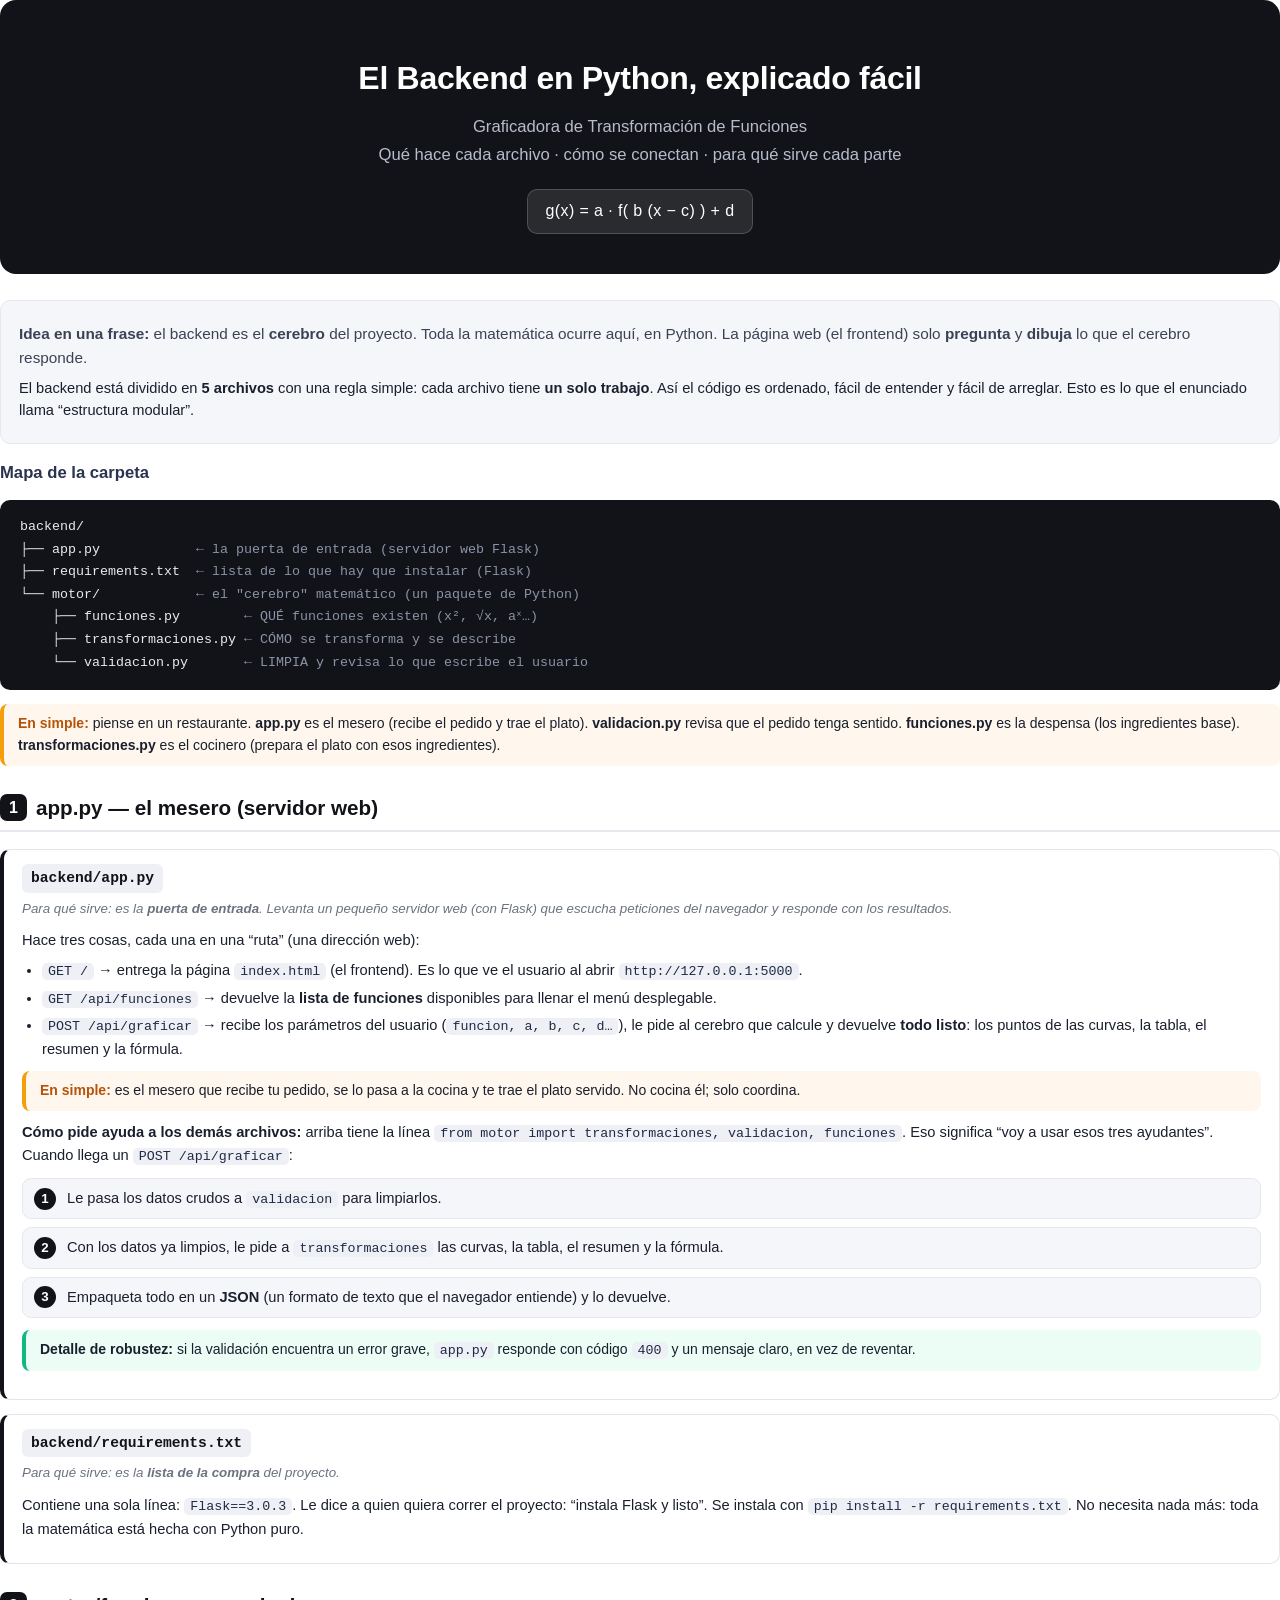
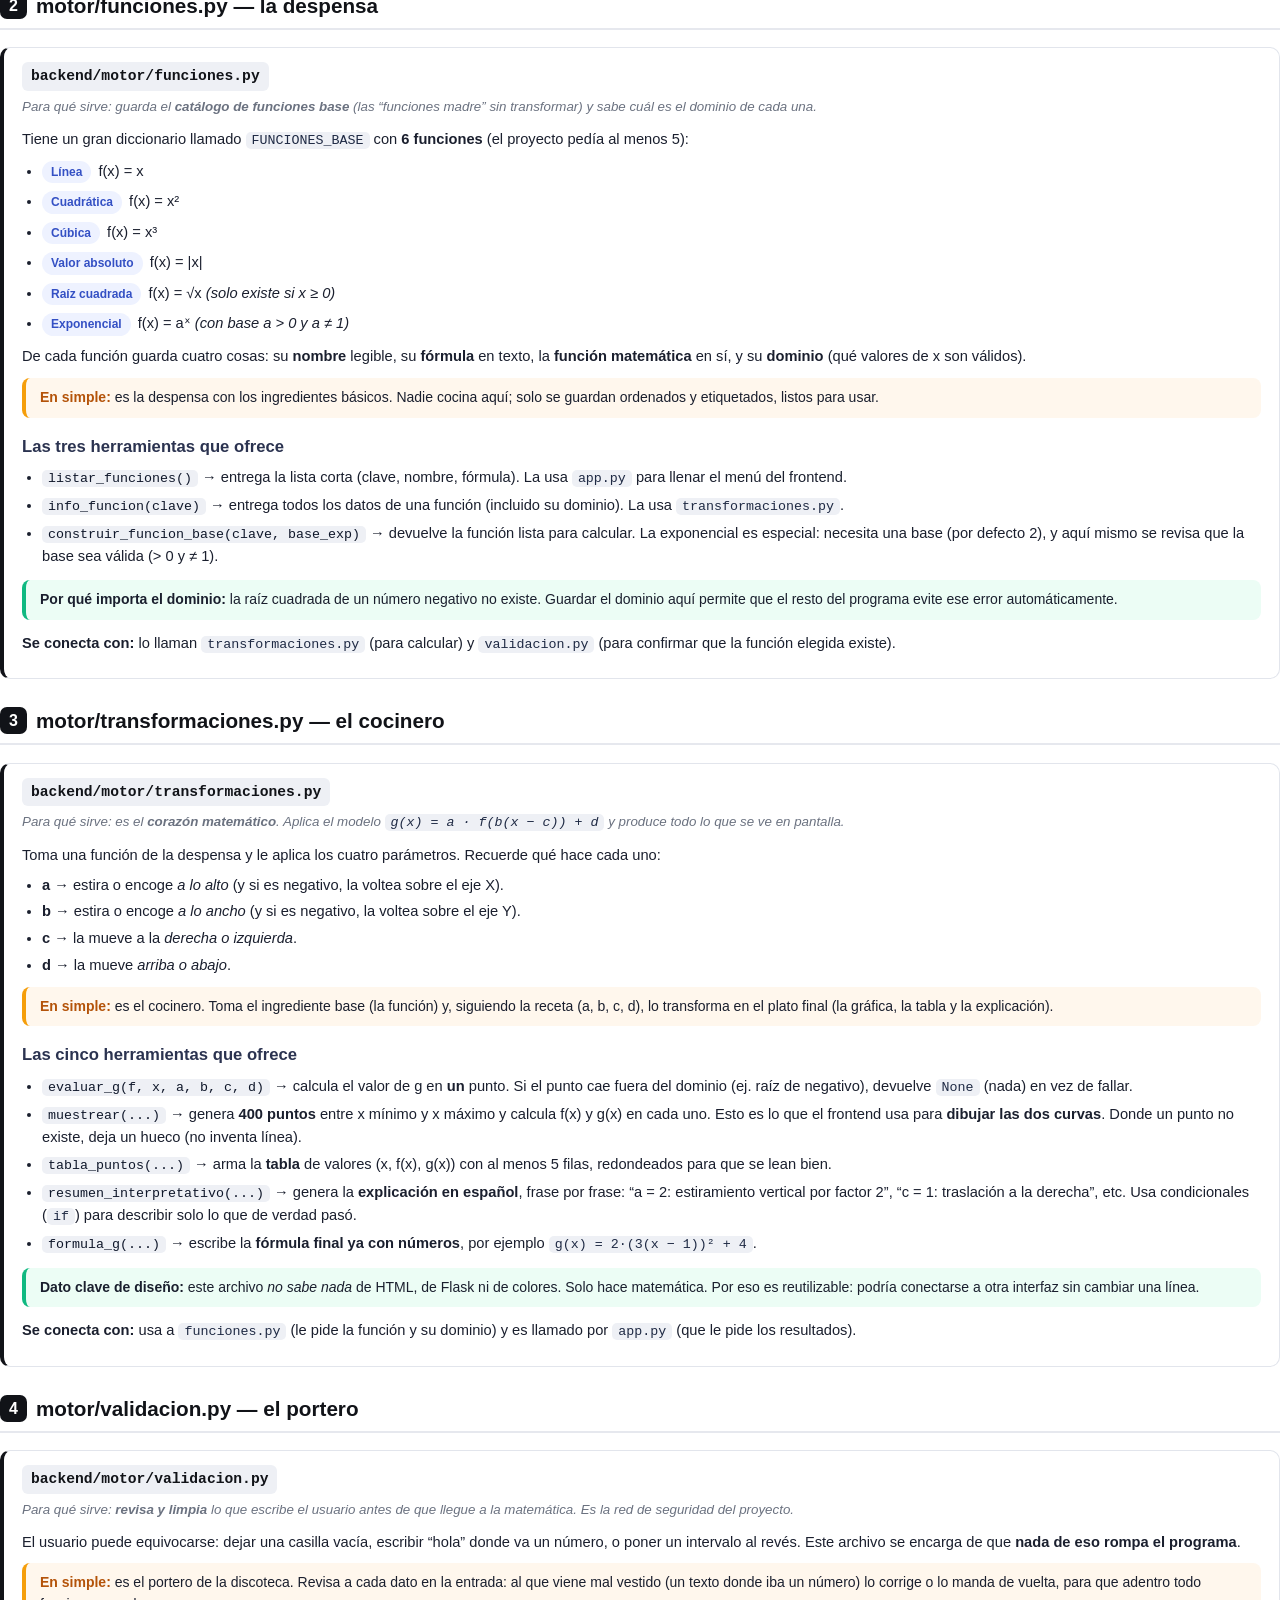
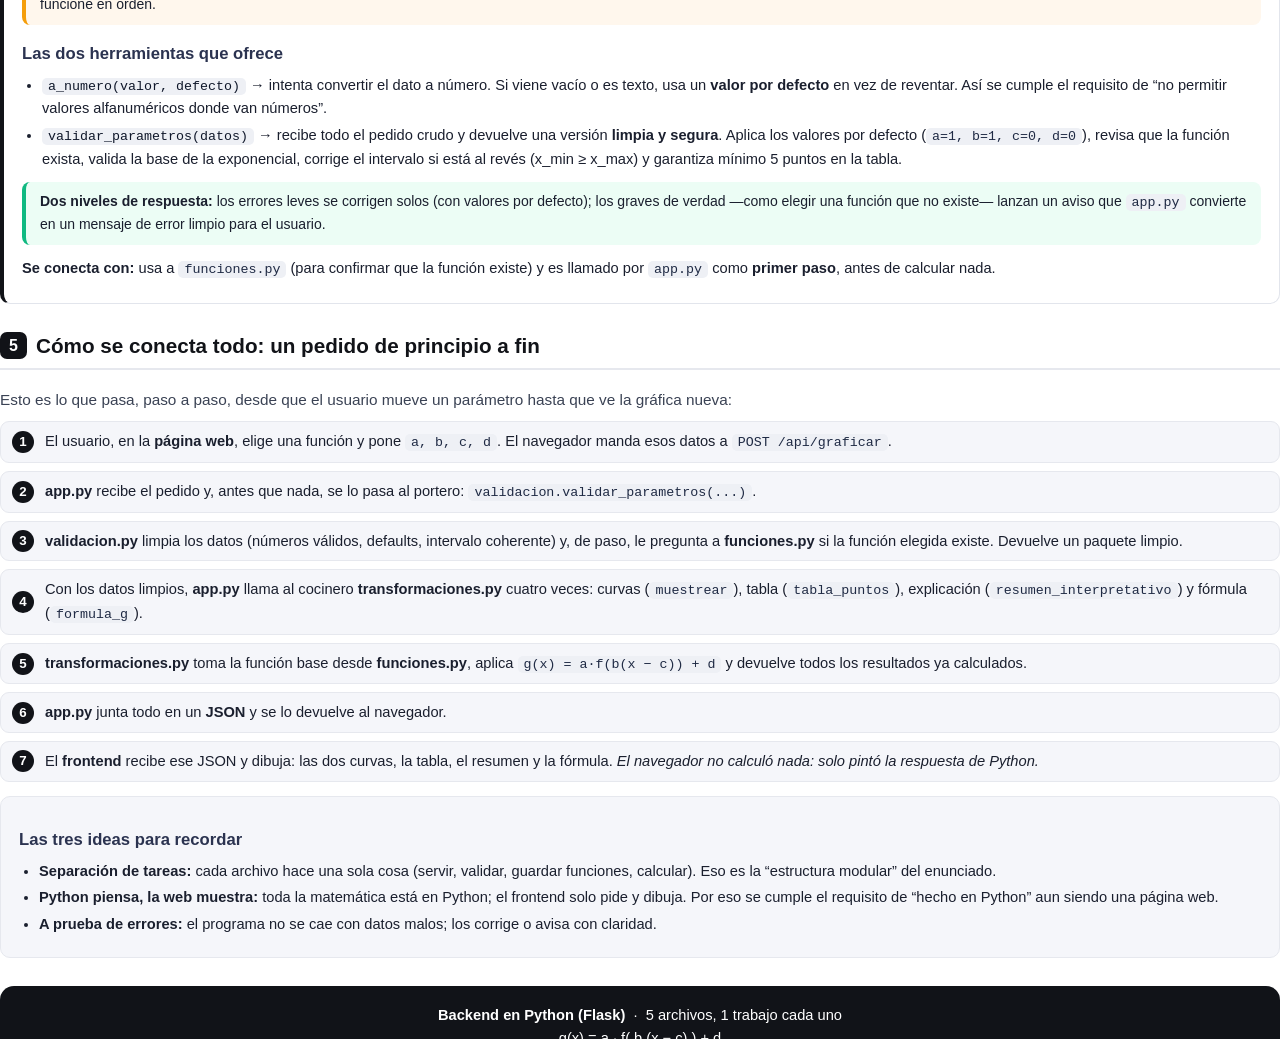
<file: docs/backend-explicado.html>
<!DOCTYPE html>
<html lang="es">
<head>
<meta charset="UTF-8">
<style>
  @page { size: A4; margin: 17mm 15mm 16mm; }
  * { box-sizing: border-box; }
  body {
    font-family: "Segoe UI", Helvetica, Arial, sans-serif;
    color: #1a1f2e; line-height: 1.55; font-size: 11pt; margin: 0;
  }
  .portada {
    text-align: center; padding: 54px 24px 40px;
    background: #111318; color: #fff; border-radius: 16px; margin-bottom: 26px;
  }
  .portada h1 { font-size: 24pt; margin: 0 0 10px; letter-spacing: -.3px; }
  .portada .sub { font-size: 12.5pt; color: #b7bcc9; margin: 3px 0; }
  .portada .chip {
    display: inline-block; margin-top: 18px; padding: 9px 18px;
    background: rgba(255,255,255,.1); border: 1px solid rgba(255,255,255,.18);
    border-radius: 10px; font-size: 12pt; letter-spacing: .4px;
  }
  h2 {
    color: #111318; border-bottom: 2px solid #e6e8ee;
    padding-bottom: 6px; margin-top: 26px; font-size: 15.5pt;
  }
  h2 .n {
    display: inline-block; background: #111318; color: #fff;
    width: 27px; height: 27px; line-height: 27px; text-align: center;
    border-radius: 7px; font-size: 12pt; margin-right: 9px; vertical-align: 2px;
  }
  h3 { color: #2b3350; margin: 16px 0 5px; font-size: 12.5pt; }
  p { margin: 7px 0; }
  .lead { font-size: 11.5pt; color: #3a4254; }
  .intro {
    background: #f5f6fa; border: 1px solid #e6e8ee; border-radius: 10px;
    padding: 14px 18px; margin: 14px 0;
  }
  .archivo {
    border: 1px solid #e2e5ec; border-left: 4px solid #111318;
    border-radius: 10px; padding: 14px 18px 16px; margin: 14px 0;
    page-break-inside: avoid;
  }
  .archivo .ruta {
    font-family: "Consolas", monospace; font-size: 11pt; font-weight: 700;
    color: #111318; background: #eef0f5; padding: 3px 9px; border-radius: 6px;
    display: inline-block;
  }
  .papel { color: #6b7280; font-size: 10pt; font-style: italic; margin: 6px 0 10px; }
  .analogia {
    background: #fff7ed; border-left: 4px solid #f59e0b;
    padding: 9px 14px; border-radius: 8px; margin: 10px 0; font-size: 10.5pt;
  }
  .analogia::before { content: "En simple: "; font-weight: 700; color: #b45309; }
  ul { margin: 7px 0; padding-left: 20px; }
  li { margin: 4px 0; }
  code {
    background: #eef0f5; padding: 1px 6px; border-radius: 5px;
    font-family: "Consolas", monospace; font-size: 10pt; color: #1f2a44;
  }
  .func-def { font-family: "Consolas", monospace; font-size: 10pt; color: #0f172a; }
  .flujo {
    counter-reset: paso; list-style: none; padding-left: 0; margin: 10px 0;
  }
  .flujo li {
    position: relative; padding: 8px 12px 8px 44px; margin: 8px 0;
    background: #f5f6fa; border: 1px solid #e6e8ee; border-radius: 9px;
  }
  .flujo li::before {
    counter-increment: paso; content: counter(paso);
    position: absolute; left: 11px; top: 50%; transform: translateY(-50%);
    background: #111318; color: #fff; width: 22px; height: 22px;
    line-height: 22px; text-align: center; border-radius: 50%; font-size: 10pt; font-weight: 700;
  }
  .tag {
    display: inline-block; background: #eef2ff; color: #3450c4;
    padding: 2px 9px; border-radius: 20px; font-size: 9pt;
    font-weight: 600; margin: 2px 3px 2px 0;
  }
  .nota {
    background: #ecfdf5; border-left: 4px solid #10b981;
    padding: 9px 14px; border-radius: 8px; margin: 12px 0; font-size: 10.5pt;
  }
  .page-break { page-break-before: always; }
  .mapa {
    font-family: "Consolas", monospace; font-size: 10pt; line-height: 1.7;
    background: #111318; color: #e8eaf0; border-radius: 10px;
    padding: 16px 20px; margin: 14px 0; white-space: pre; overflow-x: auto;
  }
  .mapa .c { color: #8b93a7; }
</style>
</head>
<body>

  <div class="portada">
    <h1>El Backend en Python, explicado fácil</h1>
    <div class="sub">Graficadora de Transformación de Funciones</div>
    <div class="sub">Qué hace cada archivo · cómo se conectan · para qué sirve cada parte</div>
    <div class="chip">g(x) = a · f( b (x − c) ) + d</div>
  </div>

  <div class="intro">
    <p class="lead"><strong>Idea en una frase:</strong> el backend es el <strong>cerebro</strong> del
    proyecto. Toda la matemática ocurre aquí, en Python. La página web (el frontend) solo
    <strong>pregunta</strong> y <strong>dibuja</strong> lo que el cerebro responde.</p>
    <p>El backend está dividido en <strong>5 archivos</strong> con una regla simple: cada archivo
    tiene <strong>un solo trabajo</strong>. Así el código es ordenado, fácil de entender y fácil de
    arreglar. Esto es lo que el enunciado llama “estructura modular”.</p>
  </div>

  <h3>Mapa de la carpeta</h3>
  <div class="mapa">backend/
├── app.py            <span class="c">← la puerta de entrada (servidor web Flask)</span>
├── requirements.txt  <span class="c">← lista de lo que hay que instalar (Flask)</span>
└── motor/            <span class="c">← el "cerebro" matemático (un paquete de Python)</span>
    ├── funciones.py        <span class="c">← QUÉ funciones existen (x², √x, aˣ…)</span>
    ├── transformaciones.py <span class="c">← CÓMO se transforma y se describe</span>
    └── validacion.py       <span class="c">← LIMPIA y revisa lo que escribe el usuario</span></div>

  <div class="analogia">piense en un restaurante. <strong>app.py</strong> es el mesero (recibe el
  pedido y trae el plato). <strong>validacion.py</strong> revisa que el pedido tenga sentido.
  <strong>funciones.py</strong> es la despensa (los ingredientes base). <strong>transformaciones.py</strong>
  es el cocinero (prepara el plato con esos ingredientes).</div>

  <!-- ====================== app.py ====================== -->
  <h2><span class="n">1</span>app.py — el mesero (servidor web)</h2>
  <div class="archivo">
    <span class="ruta">backend/app.py</span>
    <p class="papel">Para qué sirve: es la <strong>puerta de entrada</strong>. Levanta un pequeño
    servidor web (con Flask) que escucha peticiones del navegador y responde con los resultados.</p>

    <p>Hace tres cosas, cada una en una “ruta” (una dirección web):</p>
    <ul>
      <li><code>GET /</code> → entrega la página <code>index.html</code> (el frontend). Es lo que
      ve el usuario al abrir <code>http://127.0.0.1:5000</code>.</li>
      <li><code>GET /api/funciones</code> → devuelve la <strong>lista de funciones</strong>
      disponibles para llenar el menú desplegable.</li>
      <li><code>POST /api/graficar</code> → recibe los parámetros del usuario
      (<code>funcion, a, b, c, d…</code>), le pide al cerebro que calcule y devuelve
      <strong>todo listo</strong>: los puntos de las curvas, la tabla, el resumen y la fórmula.</li>
    </ul>

    <div class="analogia">es el mesero que recibe tu pedido, se lo pasa a la cocina y te trae el
    plato servido. No cocina él; solo coordina.</div>

    <p><strong>Cómo pide ayuda a los demás archivos:</strong> arriba tiene la línea
    <code>from motor import transformaciones, validacion, funciones</code>. Eso significa
    “voy a usar esos tres ayudantes”. Cuando llega un <code>POST /api/graficar</code>:</p>
    <ol class="flujo">
      <li>Le pasa los datos crudos a <code>validacion</code> para limpiarlos.</li>
      <li>Con los datos ya limpios, le pide a <code>transformaciones</code> las curvas, la tabla,
      el resumen y la fórmula.</li>
      <li>Empaqueta todo en un <strong>JSON</strong> (un formato de texto que el navegador entiende)
      y lo devuelve.</li>
    </ol>
    <div class="nota"><strong>Detalle de robustez:</strong> si la validación encuentra un error grave,
    <code>app.py</code> responde con código <code>400</code> y un mensaje claro, en vez de reventar.</div>
  </div>

  <div class="archivo">
    <span class="ruta">backend/requirements.txt</span>
    <p class="papel">Para qué sirve: es la <strong>lista de la compra</strong> del proyecto.</p>
    <p>Contiene una sola línea: <code>Flask==3.0.3</code>. Le dice a quien quiera correr el proyecto:
    “instala Flask y listo”. Se instala con <code>pip install -r requirements.txt</code>. No necesita
    nada más: toda la matemática está hecha con Python puro.</p>
  </div>

  <div class="page-break"></div>

  <!-- ====================== funciones.py ====================== -->
  <h2><span class="n">2</span>motor/funciones.py — la despensa</h2>
  <div class="archivo">
    <span class="ruta">backend/motor/funciones.py</span>
    <p class="papel">Para qué sirve: guarda el <strong>catálogo de funciones base</strong> (las
    “funciones madre” sin transformar) y sabe cuál es el dominio de cada una.</p>

    <p>Tiene un gran diccionario llamado <code>FUNCIONES_BASE</code> con <strong>6 funciones</strong>
    (el proyecto pedía al menos 5):</p>
    <ul>
      <li><span class="tag">Línea</span> f(x) = x</li>
      <li><span class="tag">Cuadrática</span> f(x) = x²</li>
      <li><span class="tag">Cúbica</span> f(x) = x³</li>
      <li><span class="tag">Valor absoluto</span> f(x) = |x|</li>
      <li><span class="tag">Raíz cuadrada</span> f(x) = √x <em>(solo existe si x ≥ 0)</em></li>
      <li><span class="tag">Exponencial</span> f(x) = aˣ <em>(con base a &gt; 0 y a ≠ 1)</em></li>
    </ul>
    <p>De cada función guarda cuatro cosas: su <strong>nombre</strong> legible, su
    <strong>fórmula</strong> en texto, la <strong>función matemática</strong> en sí, y su
    <strong>dominio</strong> (qué valores de x son válidos).</p>

    <div class="analogia">es la despensa con los ingredientes básicos. Nadie cocina aquí; solo se
    guardan ordenados y etiquetados, listos para usar.</div>

    <h3>Las tres herramientas que ofrece</h3>
    <ul>
      <li><code class="func-def">listar_funciones()</code> → entrega la lista corta (clave, nombre,
      fórmula). La usa <code>app.py</code> para llenar el menú del frontend.</li>
      <li><code class="func-def">info_funcion(clave)</code> → entrega todos los datos de una función
      (incluido su dominio). La usa <code>transformaciones.py</code>.</li>
      <li><code class="func-def">construir_funcion_base(clave, base_exp)</code> → devuelve la función
      lista para calcular. La exponencial es especial: necesita una base (por defecto 2), y aquí mismo
      se revisa que la base sea válida (&gt; 0 y ≠ 1).</li>
    </ul>
    <div class="nota"><strong>Por qué importa el dominio:</strong> la raíz cuadrada de un número
    negativo no existe. Guardar el dominio aquí permite que el resto del programa evite ese error
    automáticamente.</div>
    <p><strong>Se conecta con:</strong> lo llaman <code>transformaciones.py</code> (para calcular) y
    <code>validacion.py</code> (para confirmar que la función elegida existe).</p>
  </div>

  <div class="page-break"></div>

  <!-- ====================== transformaciones.py ====================== -->
  <h2><span class="n">3</span>motor/transformaciones.py — el cocinero</h2>
  <div class="archivo">
    <span class="ruta">backend/motor/transformaciones.py</span>
    <p class="papel">Para qué sirve: es el <strong>corazón matemático</strong>. Aplica el modelo
    <code>g(x) = a · f(b(x − c)) + d</code> y produce todo lo que se ve en pantalla.</p>

    <p>Toma una función de la despensa y le aplica los cuatro parámetros. Recuerde qué hace cada uno:</p>
    <ul>
      <li><strong>a</strong> → estira o encoge <em>a lo alto</em> (y si es negativo, la voltea
      sobre el eje X).</li>
      <li><strong>b</strong> → estira o encoge <em>a lo ancho</em> (y si es negativo, la voltea
      sobre el eje Y).</li>
      <li><strong>c</strong> → la mueve a la <em>derecha o izquierda</em>.</li>
      <li><strong>d</strong> → la mueve <em>arriba o abajo</em>.</li>
    </ul>

    <div class="analogia">es el cocinero. Toma el ingrediente base (la función) y, siguiendo la
    receta (a, b, c, d), lo transforma en el plato final (la gráfica, la tabla y la explicación).</div>

    <h3>Las cinco herramientas que ofrece</h3>
    <ul>
      <li><code class="func-def">evaluar_g(f, x, a, b, c, d)</code> → calcula el valor de g en
      <strong>un</strong> punto. Si el punto cae fuera del dominio (ej. raíz de negativo), devuelve
      <code>None</code> (nada) en vez de fallar.</li>
      <li><code class="func-def">muestrear(...)</code> → genera <strong>400 puntos</strong> entre
      x mínimo y x máximo y calcula f(x) y g(x) en cada uno. Esto es lo que el frontend usa para
      <strong>dibujar las dos curvas</strong>. Donde un punto no existe, deja un hueco (no inventa línea).</li>
      <li><code class="func-def">tabla_puntos(...)</code> → arma la <strong>tabla</strong> de valores
      (x, f(x), g(x)) con al menos 5 filas, redondeados para que se lean bien.</li>
      <li><code class="func-def">resumen_interpretativo(...)</code> → genera la
      <strong>explicación en español</strong>, frase por frase: “a = 2: estiramiento vertical por
      factor 2”, “c = 1: traslación a la derecha”, etc. Usa condicionales (<code>if</code>) para
      describir solo lo que de verdad pasó.</li>
      <li><code class="func-def">formula_g(...)</code> → escribe la <strong>fórmula final ya con
      números</strong>, por ejemplo <code>g(x) = 2·(3(x − 1))² + 4</code>.</li>
    </ul>

    <div class="nota"><strong>Dato clave de diseño:</strong> este archivo <em>no sabe nada</em> de
    HTML, de Flask ni de colores. Solo hace matemática. Por eso es reutilizable: podría conectarse a
    otra interfaz sin cambiar una línea.</div>
    <p><strong>Se conecta con:</strong> usa a <code>funciones.py</code> (le pide la función y su
    dominio) y es llamado por <code>app.py</code> (que le pide los resultados).</p>
  </div>

  <div class="page-break"></div>

  <!-- ====================== validacion.py ====================== -->
  <h2><span class="n">4</span>motor/validacion.py — el portero</h2>
  <div class="archivo">
    <span class="ruta">backend/motor/validacion.py</span>
    <p class="papel">Para qué sirve: <strong>revisa y limpia</strong> lo que escribe el usuario
    antes de que llegue a la matemática. Es la red de seguridad del proyecto.</p>

    <p>El usuario puede equivocarse: dejar una casilla vacía, escribir “hola” donde va un número,
    o poner un intervalo al revés. Este archivo se encarga de que <strong>nada de eso rompa el
    programa</strong>.</p>

    <div class="analogia">es el portero de la discoteca. Revisa a cada dato en la entrada: al que
    viene mal vestido (un texto donde iba un número) lo corrige o lo manda de vuelta, para que
    adentro todo funcione en orden.</div>

    <h3>Las dos herramientas que ofrece</h3>
    <ul>
      <li><code class="func-def">a_numero(valor, defecto)</code> → intenta convertir el dato a número.
      Si viene vacío o es texto, usa un <strong>valor por defecto</strong> en vez de reventar. Así se
      cumple el requisito de “no permitir valores alfanuméricos donde van números”.</li>
      <li><code class="func-def">validar_parametros(datos)</code> → recibe todo el pedido crudo y
      devuelve una versión <strong>limpia y segura</strong>. Aplica los valores por defecto
      (<code>a=1, b=1, c=0, d=0</code>), revisa que la función exista, valida la base de la
      exponencial, corrige el intervalo si está al revés (x_min ≥ x_max) y garantiza mínimo 5 puntos
      en la tabla.</li>
    </ul>
    <div class="nota"><strong>Dos niveles de respuesta:</strong> los errores leves se corrigen solos
    (con valores por defecto); los graves de verdad —como elegir una función que no existe— lanzan un
    aviso que <code>app.py</code> convierte en un mensaje de error limpio para el usuario.</div>
    <p><strong>Se conecta con:</strong> usa a <code>funciones.py</code> (para confirmar que la función
    existe) y es llamado por <code>app.py</code> como <strong>primer paso</strong>, antes de calcular
    nada.</p>
  </div>

  <div class="page-break"></div>

  <!-- ====================== El recorrido completo ====================== -->
  <h2><span class="n">5</span>Cómo se conecta todo: un pedido de principio a fin</h2>
  <p class="lead">Esto es lo que pasa, paso a paso, desde que el usuario mueve un parámetro hasta que
  ve la gráfica nueva:</p>

  <ol class="flujo">
    <li>El usuario, en la <strong>página web</strong>, elige una función y pone <code>a, b, c, d</code>.
    El navegador manda esos datos a <code>POST /api/graficar</code>.</li>
    <li><strong>app.py</strong> recibe el pedido y, antes que nada, se lo pasa al portero:
    <code>validacion.validar_parametros(...)</code>.</li>
    <li><strong>validacion.py</strong> limpia los datos (números válidos, defaults, intervalo
    coherente) y, de paso, le pregunta a <strong>funciones.py</strong> si la función elegida existe.
    Devuelve un paquete limpio.</li>
    <li>Con los datos limpios, <strong>app.py</strong> llama al cocinero
    <strong>transformaciones.py</strong> cuatro veces: curvas (<code>muestrear</code>), tabla
    (<code>tabla_puntos</code>), explicación (<code>resumen_interpretativo</code>) y fórmula
    (<code>formula_g</code>).</li>
    <li><strong>transformaciones.py</strong> toma la función base desde <strong>funciones.py</strong>,
    aplica <code>g(x) = a·f(b(x − c)) + d</code> y devuelve todos los resultados ya calculados.</li>
    <li><strong>app.py</strong> junta todo en un <strong>JSON</strong> y se lo devuelve al navegador.</li>
    <li>El <strong>frontend</strong> recibe ese JSON y dibuja: las dos curvas, la tabla, el resumen y
    la fórmula. <em>El navegador no calculó nada: solo pintó la respuesta de Python.</em></li>
  </ol>

  <div class="intro">
    <h3>Las tres ideas para recordar</h3>
    <ul>
      <li><strong>Separación de tareas:</strong> cada archivo hace una sola cosa (servir, validar,
      guardar funciones, calcular). Eso es la “estructura modular” del enunciado.</li>
      <li><strong>Python piensa, la web muestra:</strong> toda la matemática está en Python; el
      frontend solo pide y dibuja. Por eso se cumple el requisito de “hecho en Python” aun siendo
      una página web.</li>
      <li><strong>A prueba de errores:</strong> el programa no se cae con datos malos; los corrige o
      avisa con claridad.</li>
    </ul>
  </div>

  <div style="text-align:center; margin-top:28px; padding:18px; background:#111318; color:#fff; border-radius:14px;">
    <strong>Backend en Python (Flask)</strong> &nbsp;·&nbsp; 5 archivos, 1 trabajo cada uno<br>
    g(x) = a · f( b (x − c) ) + d
  </div>

</body>
</html>
</file>
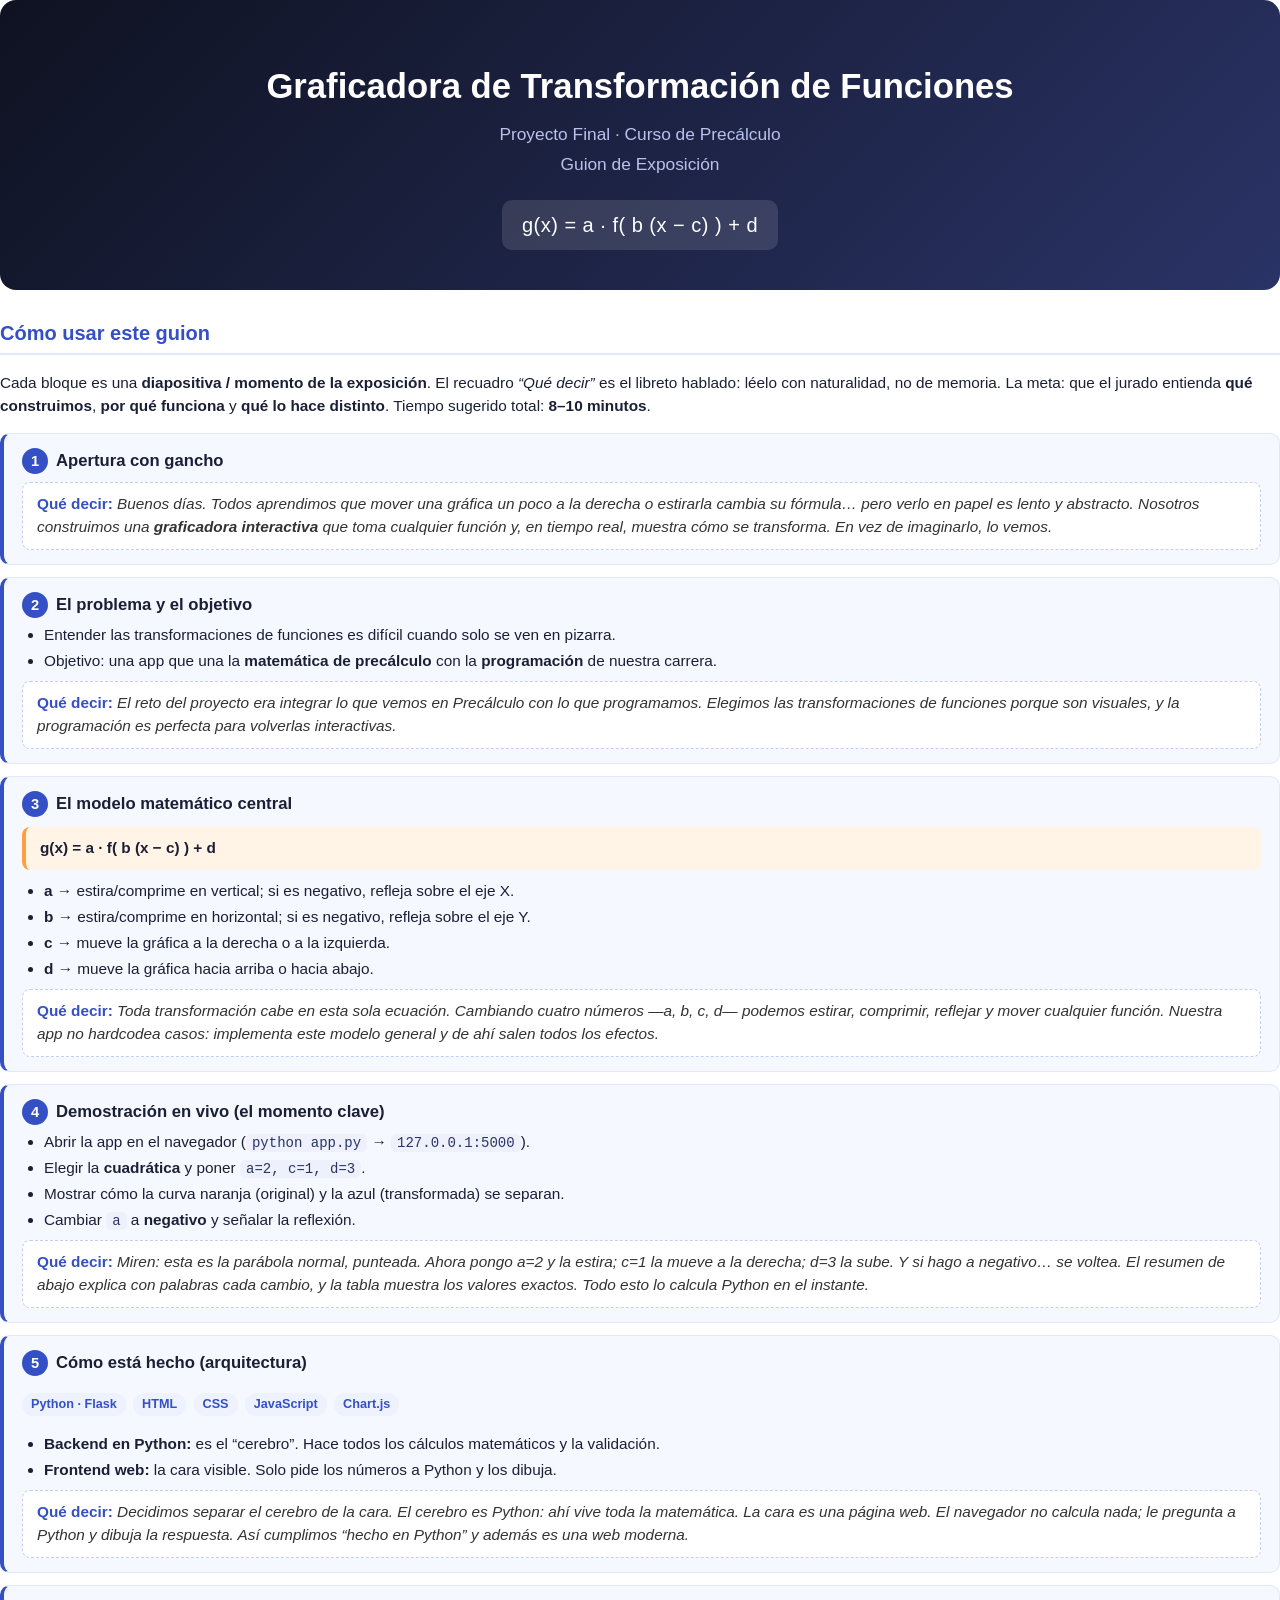
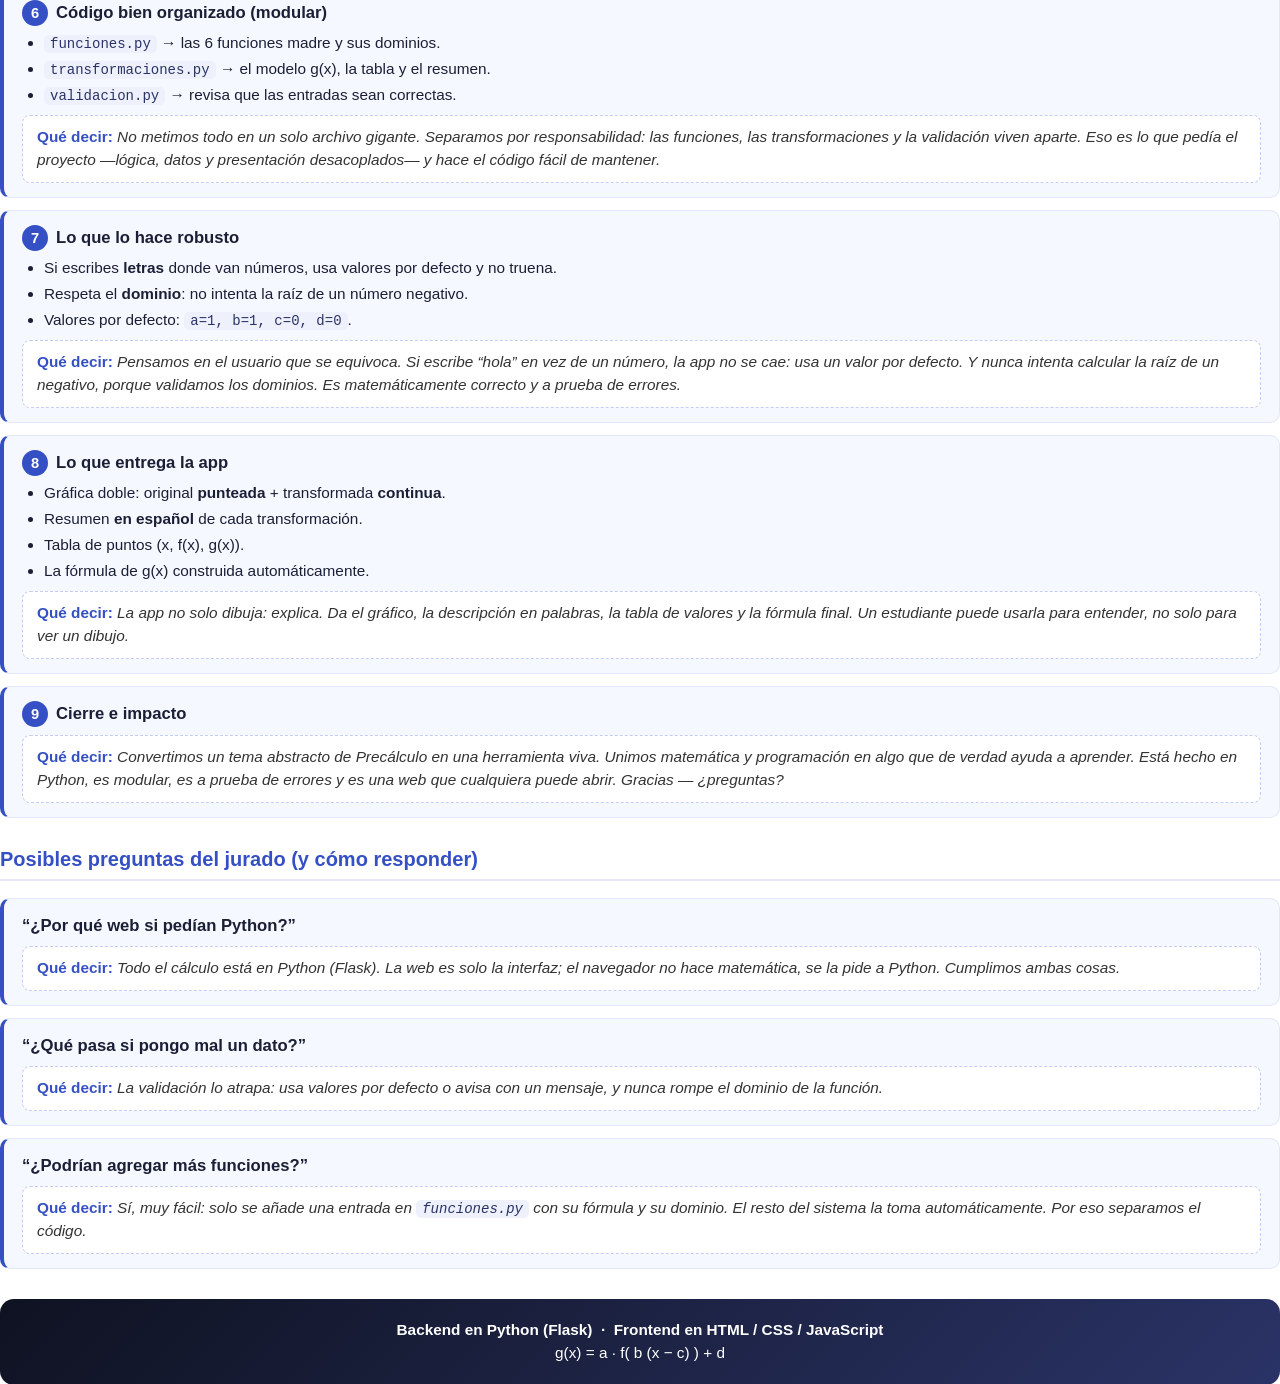
<file: docs/exposicion.html>
<!DOCTYPE html>
<html lang="es">
<head>
<meta charset="UTF-8">
<style>
  @page { size: A4; margin: 18mm 16mm; }
  * { box-sizing: border-box; }
  body {
    font-family: "Segoe UI", Helvetica, Arial, sans-serif;
    color: #1a1f36; line-height: 1.5; font-size: 11.5pt; margin: 0;
  }
  .portada {
    text-align: center; padding: 60px 20px 40px;
    background: linear-gradient(135deg, #0f1221, #2a3366);
    color: #fff; border-radius: 16px; margin-bottom: 28px;
  }
  .portada h1 { font-size: 26pt; margin: 0 0 10px; }
  .portada .sub { font-size: 13pt; color: #b9c2ec; margin: 4px 0; }
  .portada .modelo {
    display: inline-block; margin-top: 18px; padding: 10px 20px;
    background: rgba(255,255,255,.12); border-radius: 10px;
    font-size: 15pt; letter-spacing: .5px;
  }
  h2 {
    color: #3450c4; border-bottom: 2px solid #e2e7fb;
    padding-bottom: 5px; margin-top: 26px; font-size: 15pt;
  }
  h3 { color: #1a1f36; margin: 16px 0 4px; font-size: 12.5pt; }
  .diapo {
    background: #f6f8ff; border: 1px solid #e2e7fb; border-left: 4px solid #3450c4;
    border-radius: 10px; padding: 14px 18px; margin: 12px 0;
    page-break-inside: avoid;
  }
  .diapo .num {
    display: inline-block; background: #3450c4; color: #fff;
    width: 26px; height: 26px; line-height: 26px; text-align: center;
    border-radius: 50%; font-weight: 700; margin-right: 8px; font-size: 11pt;
  }
  .diapo .titulo { font-weight: 700; font-size: 12.5pt; color: #1a1f36; }
  .guion {
    margin-top: 8px; padding: 10px 14px; background: #fff;
    border: 1px dashed #c3cdf5; border-radius: 8px;
    font-style: italic; color: #333;
  }
  .guion::before { content: "Qué decir: "; font-style: normal; font-weight: 700; color: #3450c4; }
  ul { margin: 6px 0; padding-left: 22px; }
  li { margin: 3px 0; }
  .destacado {
    background: #fff4e6; border-left: 4px solid #ff9f43;
    padding: 10px 14px; border-radius: 8px; margin: 10px 0;
  }
  .tag {
    display: inline-block; background: #eef2ff; color: #3450c4;
    padding: 2px 9px; border-radius: 20px; font-size: 9.5pt;
    font-weight: 600; margin: 2px 3px 2px 0;
  }
  code {
    background: #eef1fb; padding: 1px 6px; border-radius: 5px;
    font-family: "Consolas", monospace; font-size: 10.5pt; color: #2a3366;
  }
  .cierre {
    text-align: center; margin-top: 30px; padding: 20px;
    background: linear-gradient(135deg, #0f1221, #2a3366); color: #fff;
    border-radius: 14px;
  }
  .page-break { page-break-before: always; }
</style>
</head>
<body>

  <div class="portada">
    <h1>Graficadora de Transformación de Funciones</h1>
    <div class="sub">Proyecto Final · Curso de Precálculo</div>
    <div class="sub">Guion de Exposición</div>
    <div class="modelo">g(x) = a · f( b (x − c) ) + d</div>
  </div>

  <h2>Cómo usar este guion</h2>
  <p>Cada bloque es una <strong>diapositiva / momento de la exposición</strong>.
  El recuadro <em>“Qué decir”</em> es el libreto hablado: léelo con naturalidad,
  no de memoria. La meta: que el jurado entienda <strong>qué construimos</strong>,
  <strong>por qué funciona</strong> y <strong>qué lo hace distinto</strong>.
  Tiempo sugerido total: <strong>8–10 minutos</strong>.</p>

  <!-- 1 -->
  <div class="diapo">
    <span class="num">1</span><span class="titulo">Apertura con gancho</span>
    <div class="guion">Buenos días. Todos aprendimos que mover una gráfica un poco a la
    derecha o estirarla cambia su fórmula… pero verlo en papel es lento y abstracto.
    Nosotros construimos una <strong>graficadora interactiva</strong> que toma cualquier
    función y, en tiempo real, muestra cómo se transforma. En vez de imaginarlo, lo vemos.</div>
  </div>

  <!-- 2 -->
  <div class="diapo">
    <span class="num">2</span><span class="titulo">El problema y el objetivo</span>
    <ul>
      <li>Entender las transformaciones de funciones es difícil cuando solo se ven en pizarra.</li>
      <li>Objetivo: una app que una la <strong>matemática de precálculo</strong> con la
      <strong>programación</strong> de nuestra carrera.</li>
    </ul>
    <div class="guion">El reto del proyecto era integrar lo que vemos en Precálculo con lo que
    programamos. Elegimos las transformaciones de funciones porque son visuales, y la
    programación es perfecta para volverlas interactivas.</div>
  </div>

  <!-- 3 -->
  <div class="diapo">
    <span class="num">3</span><span class="titulo">El modelo matemático central</span>
    <div class="destacado"><strong>g(x) = a · f( b (x − c) ) + d</strong></div>
    <ul>
      <li><strong>a</strong> → estira/comprime en vertical; si es negativo, refleja sobre el eje X.</li>
      <li><strong>b</strong> → estira/comprime en horizontal; si es negativo, refleja sobre el eje Y.</li>
      <li><strong>c</strong> → mueve la gráfica a la derecha o a la izquierda.</li>
      <li><strong>d</strong> → mueve la gráfica hacia arriba o hacia abajo.</li>
    </ul>
    <div class="guion">Toda transformación cabe en esta sola ecuación. Cambiando cuatro números
    —a, b, c, d— podemos estirar, comprimir, reflejar y mover <em>cualquier</em> función. Nuestra
    app no hardcodea casos: implementa este modelo general y de ahí salen todos los efectos.</div>
  </div>

  <!-- 4 -->
  <div class="diapo">
    <span class="num">4</span><span class="titulo">Demostración en vivo (el momento clave)</span>
    <ul>
      <li>Abrir la app en el navegador (<code>python app.py</code> → <code>127.0.0.1:5000</code>).</li>
      <li>Elegir la <strong>cuadrática</strong> y poner <code>a=2, c=1, d=3</code>.</li>
      <li>Mostrar cómo la curva naranja (original) y la azul (transformada) se separan.</li>
      <li>Cambiar <code>a</code> a <strong>negativo</strong> y señalar la reflexión.</li>
    </ul>
    <div class="guion">Miren: esta es la parábola normal, punteada. Ahora pongo a=2 y la estira;
    c=1 la mueve a la derecha; d=3 la sube. Y si hago a negativo… se voltea. El resumen de abajo
    explica <em>con palabras</em> cada cambio, y la tabla muestra los valores exactos. Todo esto
    lo calcula Python en el instante.</div>
  </div>

  <div class="page-break"></div>

  <!-- 5 -->
  <div class="diapo">
    <span class="num">5</span><span class="titulo">Cómo está hecho (arquitectura)</span>
    <p><span class="tag">Python · Flask</span> <span class="tag">HTML</span>
       <span class="tag">CSS</span> <span class="tag">JavaScript</span>
       <span class="tag">Chart.js</span></p>
    <ul>
      <li><strong>Backend en Python:</strong> es el “cerebro”. Hace todos los cálculos
      matemáticos y la validación.</li>
      <li><strong>Frontend web:</strong> la cara visible. Solo pide los números a Python
      y los dibuja.</li>
    </ul>
    <div class="guion">Decidimos separar el cerebro de la cara. El cerebro es Python: ahí vive
    toda la matemática. La cara es una página web. El navegador no calcula nada; le pregunta a
    Python y dibuja la respuesta. Así cumplimos “hecho en Python” y además es una web moderna.</div>
  </div>

  <!-- 6 -->
  <div class="diapo">
    <span class="num">6</span><span class="titulo">Código bien organizado (modular)</span>
    <ul>
      <li><code>funciones.py</code> → las 6 funciones madre y sus dominios.</li>
      <li><code>transformaciones.py</code> → el modelo g(x), la tabla y el resumen.</li>
      <li><code>validacion.py</code> → revisa que las entradas sean correctas.</li>
    </ul>
    <div class="guion">No metimos todo en un solo archivo gigante. Separamos por responsabilidad:
    las funciones, las transformaciones y la validación viven aparte. Eso es lo que pedía el
    proyecto —lógica, datos y presentación desacoplados— y hace el código fácil de mantener.</div>
  </div>

  <!-- 7 -->
  <div class="diapo">
    <span class="num">7</span><span class="titulo">Lo que lo hace robusto</span>
    <ul>
      <li>Si escribes <strong>letras</strong> donde van números, usa valores por defecto y no truena.</li>
      <li>Respeta el <strong>dominio</strong>: no intenta la raíz de un número negativo.</li>
      <li>Valores por defecto: <code>a=1, b=1, c=0, d=0</code>.</li>
    </ul>
    <div class="guion">Pensamos en el usuario que se equivoca. Si escribe “hola” en vez de un número,
    la app no se cae: usa un valor por defecto. Y nunca intenta calcular la raíz de un negativo,
    porque validamos los dominios. Es matemáticamente correcto y a prueba de errores.</div>
  </div>

  <!-- 8 -->
  <div class="diapo">
    <span class="num">8</span><span class="titulo">Lo que entrega la app</span>
    <ul>
      <li>Gráfica doble: original <strong>punteada</strong> + transformada <strong>continua</strong>.</li>
      <li>Resumen <strong>en español</strong> de cada transformación.</li>
      <li>Tabla de puntos (x, f(x), g(x)).</li>
      <li>La fórmula de g(x) construida automáticamente.</li>
    </ul>
    <div class="guion">La app no solo dibuja: explica. Da el gráfico, la descripción en palabras,
    la tabla de valores y la fórmula final. Un estudiante puede usarla para <em>entender</em>,
    no solo para ver un dibujo.</div>
  </div>

  <!-- 9 -->
  <div class="diapo">
    <span class="num">9</span><span class="titulo">Cierre e impacto</span>
    <div class="guion">Convertimos un tema abstracto de Precálculo en una herramienta viva.
    Unimos matemática y programación en algo que de verdad ayuda a aprender. Está hecho en Python,
    es modular, es a prueba de errores y es una web que cualquiera puede abrir. Gracias — ¿preguntas?</div>
  </div>

  <h2>Posibles preguntas del jurado (y cómo responder)</h2>
  <div class="diapo">
    <span class="titulo">“¿Por qué web si pedían Python?”</span>
    <div class="guion">Todo el cálculo está en Python (Flask). La web es solo la interfaz; el
    navegador no hace matemática, se la pide a Python. Cumplimos ambas cosas.</div>
  </div>
  <div class="diapo">
    <span class="titulo">“¿Qué pasa si pongo mal un dato?”</span>
    <div class="guion">La validación lo atrapa: usa valores por defecto o avisa con un mensaje,
    y nunca rompe el dominio de la función.</div>
  </div>
  <div class="diapo">
    <span class="titulo">“¿Podrían agregar más funciones?”</span>
    <div class="guion">Sí, muy fácil: solo se añade una entrada en <code>funciones.py</code> con su
    fórmula y su dominio. El resto del sistema la toma automáticamente. Por eso separamos el código.</div>
  </div>

  <div class="cierre">
    <strong>Backend en Python (Flask) &nbsp;·&nbsp; Frontend en HTML / CSS / JavaScript</strong><br>
    g(x) = a · f( b (x − c) ) + d
  </div>

</body>
</html>
</file>
